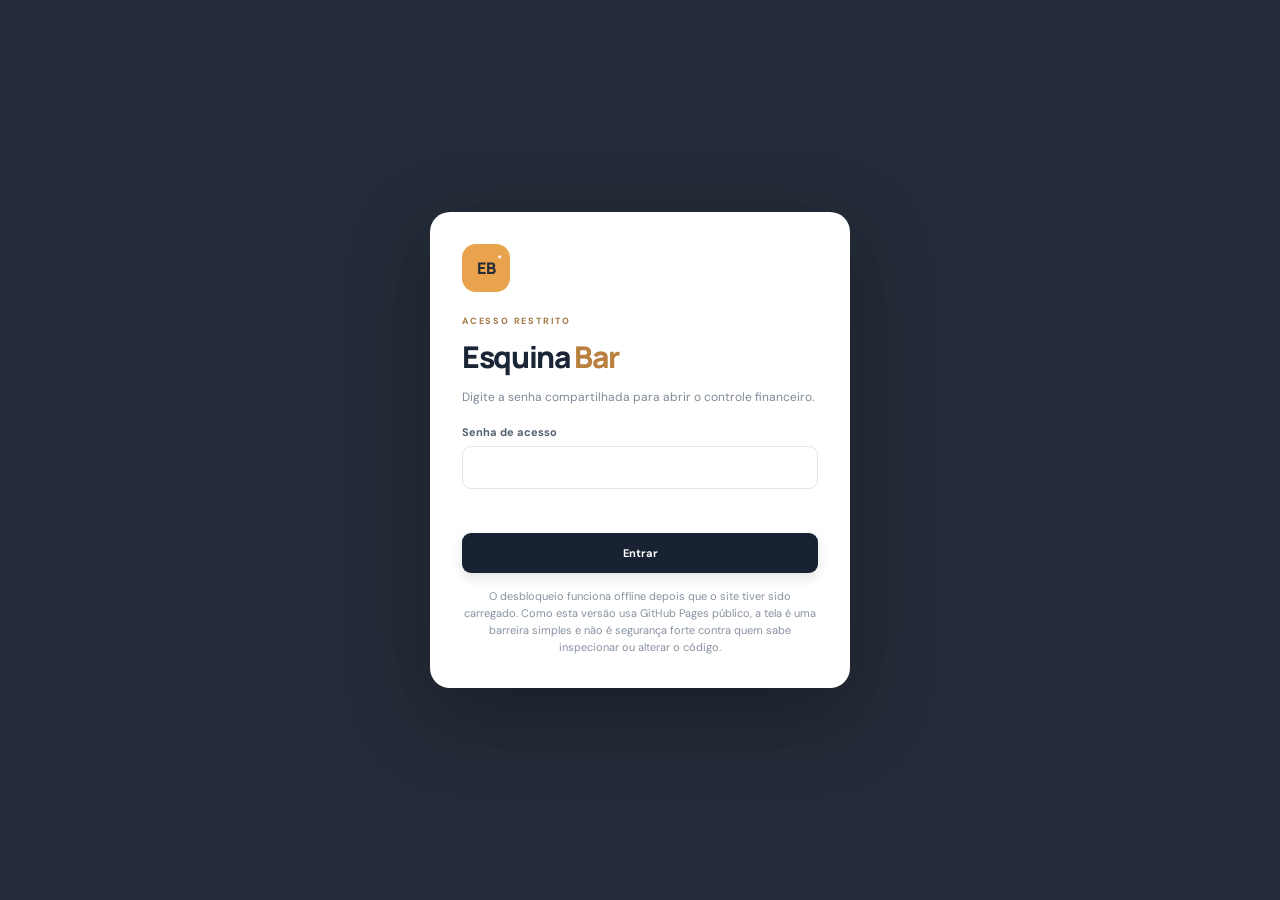
<file: index.html>
<!doctype html>
<html lang="pt-BR">
<head>
  <meta charset="utf-8">
  <meta name="viewport" content="width=device-width, initial-scale=1">
  <meta name="theme-color" content="#151d2b">
  <meta name="description" content="Controle financeiro local do Esquina Bar, com funcionamento offline e backup dos lançamentos.">
  <link rel="manifest" href="./manifest.webmanifest">
  <link rel="icon" href="./icons/icon-192.png" type="image/png">
  <title>Esquina Bar · Controle Financeiro</title>
  <link rel="stylesheet" href="./styles.css">
</head>
<body>
  <div class="login-overlay" id="loginOverlay" hidden>
    <form class="login-card" id="loginForm">
      <div class="login-mark">EB<span>•</span></div>
      <p class="login-eyebrow">MIGRAÇÃO DOS DADOS ANTIGOS</p>
      <h1>Esquina <em>Bar</em></h1>
      <p class="login-description">Use o acesso de administrador atual para copiar os lançamentos do servidor para este dispositivo. Os dados antigos não serão apagados do servidor.</p>
      <label>Usuário administrador<input id="loginUsername" name="username" autocomplete="username" required value="admin"></label>
      <label>Senha do administrador<input id="loginPassword" name="password" type="password" autocomplete="current-password" required></label>
      <p class="login-error" id="loginError" role="alert"></p>
      <button class="button button-primary" type="submit" id="loginSubmit">Importar registros</button>
      <button class="button button-secondary" type="button" id="closeMigration">Cancelar</button>
    </form>
  </div>
  <div class="login-overlay owner-auth-overlay" id="ownerAuthOverlay" role="dialog" aria-modal="true" aria-labelledby="ownerAuthTitle">
    <form class="login-card owner-auth-panel" id="ownerLoginForm" autocomplete="off">
      <div class="login-mark">EB<span>•</span></div>
      <p class="login-eyebrow">ACESSO RESTRITO</p>
      <h1 id="ownerAuthTitle">Esquina <em>Bar</em></h1>
      <p class="login-description">Digite a senha compartilhada para abrir o controle financeiro.</p>
      <label for="ownerPassword">Senha de acesso<input id="ownerPassword" name="password" type="password" autocomplete="current-password" required></label>
      <p class="login-error" id="ownerAuthMessage" role="alert" aria-live="polite"></p>
      <button class="button button-primary" type="submit" id="ownerLoginSubmit">Entrar</button>
      <p class="auth-security-note">O desbloqueio funciona offline depois que o site tiver sido carregado. Como esta versão usa GitHub Pages público, a tela é uma barreira simples e não é segurança forte contra quem sabe inspecionar ou alterar o código.</p>
    </form>
  </div>

  <div class="app-shell" id="appShell" hidden>
    <aside class="sidebar" id="sidebar">
      <div class="brand">
        <div class="brand-mark">EB<span>•</span></div>
        <div class="brand-copy"><strong>ESQUINA <span>BAR</span></strong><small>CONTROLE FINANCEIRO</small></div>
      </div>
      <div class="sidebar-label">MENU PRINCIPAL</div>
      <nav class="main-nav" aria-label="Menu principal">
        <button class="nav-item active" data-page="dashboard"><span class="nav-icon">▦</span><span>Visão geral</span></button>
        <button class="nav-item" data-page="transactions"><span class="nav-icon">↕</span><span>Lançamentos</span><span class="nav-count" id="navCount">0</span></button>
        <button class="nav-item" data-page="reports"><span class="nav-icon">▤</span><span>Relatórios</span></button>
      </nav>
      <div class="sidebar-bottom">
        <div class="side-tip-icon">✦</div>
        <strong>Fechamento sem surpresa.</strong>
        <p>Registre cada entrada e saída para enxergar o resultado real do bar.</p>
        <button class="side-link" id="sidebarNew">+ Novo lançamento</button>
      </div>
      <div class="sidebar-footer"><span class="online-dot"></span> Dados salvos neste dispositivo <span class="privacy-lock">⌑</span></div>
    </aside>

    <main class="main-content">
      <header class="topbar">
        <button class="mobile-menu" id="mobileMenu" aria-label="Abrir menu">☰</button>
        <div class="breadcrumbs"><span>Esquina Bar</span><span class="crumb-slash">/</span><strong id="breadcrumbCurrent">Visão geral</strong></div>
        <div class="topbar-right"><div class="local-status"><span class="online-dot"></span> Controle financeiro</div><button class="button button-secondary" id="logoutButton" type="button" hidden>Sair</button><button class="avatar" aria-label="Esquina Bar">EB</button></div>
      </header>

      <div class="page-wrap">
        <section class="page-section active" id="page-dashboard">
          <div class="page-heading">
            <div><div class="eyebrow"><span class="eyebrow-line"></span> PAINEL FINANCEIRO</div><h1>O dinheiro do bar, <em>sem mistério.</em></h1><p class="subtitle">Acompanhe o que entrou, o que saiu e quanto ficou no caixa.</p></div>
            <button class="button button-primary" id="newMovementTop"><span class="button-plus">＋</span> Novo lançamento</button>
          </div>

          <div class="filter-toolbar">
            <div class="period-tabs" role="group" aria-label="Período do painel">
              <button data-period="today">Hoje</button><button data-period="week">Esta semana</button><button class="selected" data-period="month">Este mês</button><button data-period="custom">Personalizado</button>
            </div>
            <div class="date-fields" id="dateFields"><label><span>De</span><input type="date" id="dateStart"></label><span class="date-dash">—</span><label><span>Até</span><input type="date" id="dateEnd"></label><button class="button button-apply" id="applyDates">Aplicar</button></div>
            <div class="filter-result" id="periodLabel">Período selecionado</div>
          </div>

          <div class="metrics-grid">
            <article class="metric-card income-card"><div class="metric-top"><span>Entradas</span><span class="metric-icon income-icon">↘</span></div><div class="metric-value" id="metricIncome">R$ 0,00</div><div class="metric-bottom"><span class="metric-change neutral" id="incomeChange">—</span><span>vs. período anterior</span></div><div class="metric-track"><span id="incomeTrack"></span></div></article>
            <article class="metric-card expense-card"><div class="metric-top"><span>Saídas</span><span class="metric-icon expense-icon">↗</span></div><div class="metric-value" id="metricExpenses">R$ 0,00</div><div class="metric-bottom"><span class="metric-change neutral" id="expensesChange">—</span><span>vs. período anterior</span></div><div class="metric-track"><span id="expenseTrack"></span></div></article>
            <article class="metric-card balance-card"><div class="metric-top"><span>Saldo do período</span><span class="metric-icon balance-icon">＝</span></div><div class="metric-value" id="metricNet">R$ 0,00</div><div class="metric-bottom"><span class="metric-change neutral" id="netChange">—</span><span>vs. período anterior</span></div><div class="balance-note" id="netNote">Entradas menos saídas registradas</div></article>
            <article class="metric-card margin-card"><div class="metric-top"><span>Margem operacional estimada</span><span class="metric-icon margin-icon">％</span></div><div class="metric-value" id="metricMargin">0,0%</div><div class="metric-bottom"><span class="metric-change neutral" id="marginChange">—</span><span>pontos percentuais</span></div><div class="balance-note">Quanto sobrou sobre cada R$ 100,00 que entrou</div></article>
          </div>

          <div class="insight-strip"><div class="insight-symbol">i</div><p><strong>Percentual das saídas sobre as entradas:</strong> <span id="expenseRatio">0,0%</span><span class="insight-separator">·</span><span id="transactionsCount">0 lançamentos</span><span class="insight-extra">A margem é uma estimativa baseada nos lançamentos cadastrados, não substitui a contabilidade fiscal.</span></p></div>

          <div class="content-grid main-charts-grid">
            <article class="panel chart-panel"><div class="panel-heading"><div><h2>Entradas x saídas</h2><p id="dailyChartCaption">Movimentação ao longo do período</p></div><span class="panel-menu-mark">•••</span></div><div class="legend"><span><i class="legend-dot legend-income"></i>Entradas</span><span><i class="legend-dot legend-expense"></i>Saídas</span></div><div class="chart-box"><canvas id="dailyChart" aria-label="Gráfico de entradas e saídas"></canvas></div><div class="chart-footer"><span>Valores em reais (R$)</span><span id="chartRange"></span></div></article>
            <article class="panel category-panel"><div class="panel-heading"><div><h2>Onde o dinheiro sai</h2><p>Despesas por categoria</p></div><button class="text-action" data-open-page="transactions">Ver tudo ↗</button></div><div id="categoryList" class="category-list"><div class="empty-state compact">Registre despesas para ver a distribuição.</div></div><div class="category-footer"><span>Total de saídas</span><strong id="categoryTotal">R$ 0,00</strong></div></article>
          </div>

          <div class="content-grid lower-grid">
            <article class="panel days-panel"><div class="panel-heading"><div><h2>Quais dias pesam mais?</h2><p>Comparativo de gastos diários</p></div><span class="panel-badge">INSIGHTS</span></div><div class="day-insights"><div class="day-insight highest"><div class="day-insight-icon">↗</div><div><span>Maior gasto do período</span><strong id="highestDayValue">—</strong><small id="highestDayDate">Nenhuma saída registrada</small></div></div><div class="day-insight lowest"><div class="day-insight-icon">↘</div><div><span>Menor gasto (com saída)</span><strong id="lowestDayValue">—</strong><small id="lowestDayDate">Nenhuma saída registrada</small></div></div></div><div class="days-footnote">Dias sem saída não entram no cálculo do menor gasto.</div></article>
            <article class="panel recent-panel"><div class="panel-heading"><div><h2>Últimos lançamentos</h2><p>Movimentações recentes do período</p></div><button class="text-action" data-open-page="transactions">Ver lançamentos ↗</button></div><div class="table-wrap"><table class="data-table"><thead><tr><th>Movimentação</th><th>Data</th><th class="align-right">Valor</th></tr></thead><tbody id="recentRows"><tr><td colspan="3" class="table-empty">Ainda não há lançamentos neste período.</td></tr></tbody></table></div></article>
          </div>
          <div class="footer-note"><span>●</span> Dica: registre as compras de estoque, taxas, aluguel, energia e demais custos para aproximar o resultado da realidade.</div>
        </section>

        <section class="page-section" id="page-transactions">
          <div class="page-heading"><div><div class="eyebrow"><span class="eyebrow-line"></span> MOVIMENTAÇÃO DO CAIXA</div><h1>Lançamentos</h1><p class="subtitle">Cada entrada e saída em um só lugar, organizada por data e categoria.</p></div><button class="button button-primary" id="newMovementList"><span class="button-plus">＋</span> Registrar movimento</button></div>
          <div class="list-summary-grid"><div class="list-summary-card"><span>Entradas filtradas</span><strong class="positive-text" id="listIncome">R$ 0,00</strong></div><div class="list-summary-card"><span>Saídas filtradas</span><strong class="negative-text" id="listExpenses">R$ 0,00</strong></div><div class="list-summary-card"><span>Saldo filtrado</span><strong id="listNet">R$ 0,00</strong></div><div class="list-summary-card"><span>Quantidade</span><strong id="listQty">0</strong></div></div>
          <div class="panel list-panel"><div class="list-toolbar"><div class="search-field"><span>⌕</span><input id="transactionSearch" type="search" placeholder="Buscar descrição, categoria ou pagamento..."></div><div class="list-filters"><select id="typeFilter"><option value="todos">Todos os tipos</option><option value="entrada">Só entradas</option><option value="saida">Só saídas</option></select><label class="mini-date"><span>De</span><input type="date" id="listStart"></label><label class="mini-date"><span>Até</span><input type="date" id="listEnd"></label><button class="button button-apply" id="applyListFilters">Filtrar</button></div></div><div class="table-wrap full-table-wrap"><table class="data-table full-table"><thead><tr><th>Data</th><th>Tipo</th><th>Descrição</th><th>Categoria</th><th>Pagamento</th><th class="align-right">Valor</th><th class="align-center">Ações</th></tr></thead><tbody id="transactionRows"><tr><td colspan="7" class="table-empty">Carregando lançamentos…</td></tr></tbody></table></div><div class="list-bottom"><span id="listStatus">Mostrando lançamentos do período.</span><button class="text-action" id="exportList">Exportar período para CSV ↗</button></div></div>
        </section>

        <section class="page-section" id="page-reports">
          <div class="page-heading"><div><div class="eyebrow"><span class="eyebrow-line"></span> FECHAMENTO FINANCEIRO</div><h1>Relatórios & <em>comparativos.</em></h1><p class="subtitle">Compare semanas e meses para entender a evolução do caixa.</p></div><div class="data-tools"><button class="button button-secondary" id="backupButton">⇩ Baixar backup</button><button class="button button-secondary" id="restoreButton">↥ Restaurar backup</button><button class="button button-secondary" id="remoteSqlBackupButton">Backup SQL remoto</button><button class="button button-primary" id="importServerButton">Migrar dados antigos</button><input type="file" id="restoreFile" accept="application/json,.json" hidden></div></div>
          <div class="report-toggle-wrap"><span>PERÍODO DE ANÁLISE</span><div class="period-tabs report-tabs"><button data-report-period="week">Fechamento semanal</button><button class="selected" data-report-period="month">Fechamento mensal</button></div><span class="report-period-date" id="reportPeriodDate"></span></div>
          <div class="report-comparison-grid"><div class="report-primary-card"><div class="report-label" id="reportCurrentLabel">SALDO DO MÊS ATUAL</div><div class="report-big-value" id="reportCurrentNet">R$ 0,00</div><div class="report-difference" id="reportNetDiff">—</div><div class="report-muted" id="reportPreviousText">Comparado ao mês anterior</div></div><div class="report-metric-card"><span>Entradas</span><strong id="reportIncome">R$ 0,00</strong><div class="comparison-line"><span id="reportIncomeDiff">—</span><small>vs. anterior</small></div></div><div class="report-metric-card"><span>Saídas</span><strong id="reportExpenses">R$ 0,00</strong><div class="comparison-line"><span id="reportExpensesDiff">—</span><small>vs. anterior</small></div></div><div class="report-metric-card"><span>Margem estimada</span><strong id="reportMargin">0,0%</strong><div class="comparison-line"><span id="reportMarginDiff">—</span><small>pontos percentuais</small></div></div></div>
          <div class="content-grid reports-grid"><article class="panel chart-panel trend-panel"><div class="panel-heading"><div><h2>Evolução financeira</h2><p id="trendCaption">Entradas e saídas por período</p></div><div class="legend"><span><i class="legend-dot legend-income"></i>Entradas</span><span><i class="legend-dot legend-expense"></i>Saídas</span></div></div><div class="chart-box trend-chart-box"><canvas id="trendChart" aria-label="Gráfico de comparação financeira"></canvas></div><div class="chart-footer"><span>Períodos anteriores para comparação</span><span id="trendRange"></span></div></article><article class="panel report-detail-panel"><div class="panel-heading"><div><h2>Leitura do período</h2><p>Resumo do comportamento do caixa</p></div></div><div class="detail-line"><span>Resultado anterior</span><strong id="reportPrevNet">R$ 0,00</strong></div><div class="detail-line"><span>Saldo atual menos anterior</span><strong id="reportNetDifference">R$ 0,00</strong></div><div class="detail-line"><span>Saídas sobre entradas</span><strong id="reportExpenseRatio">0,0%</strong></div><div class="detail-line"><span>Dia de maior gasto</span><strong id="reportHighestDay">—</strong></div><div class="report-note"><span>ⓘ</span><p>A variação percentual do saldo usa o valor absoluto do período anterior como base. Quando o período anterior foi zero, a variação é apresentada como “Novo”.</p></div></article></div>
          <div class="panel report-table-panel"><div class="panel-heading"><div><h2>Detalhamento por período</h2><p>Valores agregados para conferir os fechamentos</p></div><button class="text-action" id="exportReport">Exportar lançamentos ↗</button></div><div class="table-wrap"><table class="data-table"><thead><tr><th>Período</th><th class="align-right">Entradas</th><th class="align-right">Saídas</th><th class="align-right">Saldo</th><th class="align-right">Margem</th></tr></thead><tbody id="reportTrendRows"></tbody></table></div></div>
          <div class="footer-note"><span>●</span> O saldo é a diferença entre entradas e saídas registradas. Para um lucro contábil completo, registre todos os custos, impostos, estoque, taxas e obrigações do negócio.</div>
        </section>
        <footer class="app-footer"><span>ESQUINA BAR</span><span>Controle financeiro local · registros salvos neste navegador</span><span id="footerYear"></span></footer>
      </div>
    </main>
  </div>

  <div class="modal-backdrop" id="movementModal" aria-hidden="true"><div class="modal-card" role="dialog" aria-modal="true" aria-labelledby="modalTitle"><div class="modal-heading"><div><div class="eyebrow"><span class="eyebrow-line"></span> CAIXA DO BAR</div><h2 id="modalTitle">Novo lançamento</h2><p>Preencha os dados do movimento financeiro.</p></div><button class="modal-close" id="closeModal" aria-label="Fechar">×</button></div><form id="movementForm"><input type="hidden" id="txId"><div class="form-type-toggle"><button type="button" class="type-choice income-choice active" data-type="entrada"><span>↘</span><span><strong>Entrada</strong><small>Dinheiro que entrou</small></span></button><button type="button" class="type-choice expense-choice" data-type="saida"><span>↗</span><span><strong>Saída</strong><small>Dinheiro que saiu</small></span></button></div><input type="hidden" id="txType" value="entrada"><div class="form-grid"><label class="form-field"><span>Data do movimento <b>*</b></span><input type="date" id="txDate" required></label><label class="form-field"><span>Valor (R$) <b>*</b></span><div class="currency-input"><span>R$</span><input type="number" id="txValue" min="0.01" step="0.01" placeholder="0,00" required></div></label><label class="form-field"><span>Descrição <b>*</b></span><input type="text" id="txDescription" maxlength="180" placeholder="Ex.: venda do caixa, compra de cerveja" required></label><label class="form-field"><span>Categoria <b>*</b></span><input type="text" id="txCategory" list="categoryOptions" maxlength="100" placeholder="Escolha ou digite uma categoria" required><datalist id="categoryOptions"></datalist></label><label class="form-field"><span>Forma de pagamento</span><select id="txPayment"><option>Dinheiro</option><option>Pix</option><option>Cartão de débito</option><option>Cartão de crédito</option><option>Transferência</option><option>Boleto</option><option>Outro</option></select></label><label class="form-field field-wide"><span>Observações (opcional)</span><textarea id="txNotes" rows="2" maxlength="600" placeholder="Detalhes que ajudem no fechamento…"></textarea></label></div><div class="form-feedback" id="formFeedback" role="status"></div><div class="modal-actions"><button type="button" class="button button-secondary" id="cancelModal">Cancelar</button><button type="submit" class="button button-primary" id="saveMovement"><span>✓</span> Salvar lançamento</button></div></form></div></div>
  <div class="toast" id="toast" role="status"></div>
  <script src="./access-config.js"></script>
  <script src="./app.js"></script>
</body>
</html>
</file>
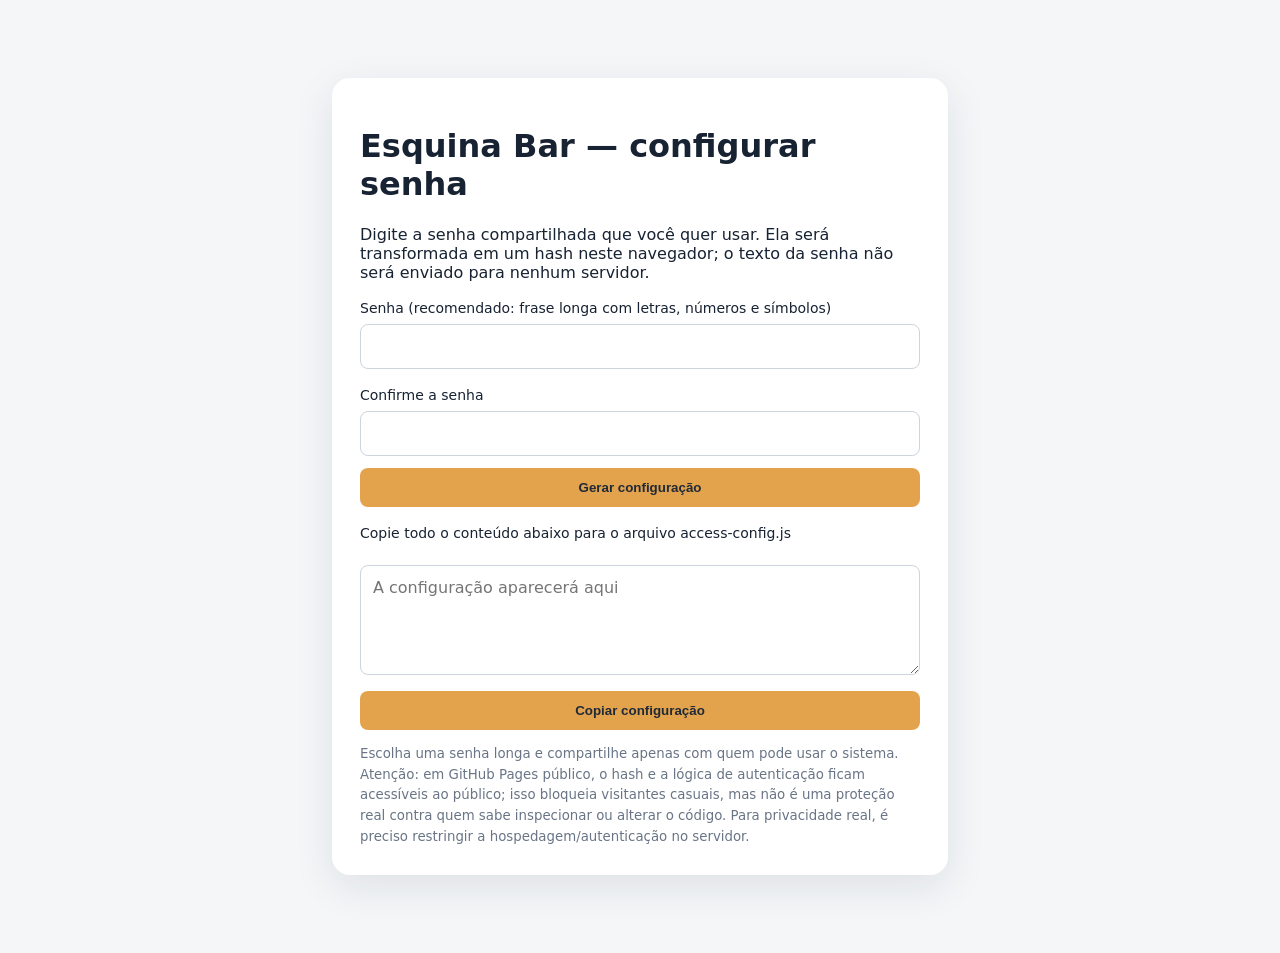
<file: GERAR_SENHA.html>
<!doctype html>
<html lang="pt-BR">
<head>
<meta charset="utf-8"><meta name="viewport" content="width=device-width, initial-scale=1">
<title>Gerar senha — Esquina Bar</title>
<style>body{font:16px system-ui,sans-serif;background:#f4f6f8;color:#172232;margin:0;padding:24px}.card{max-width:560px;margin:6vh auto;background:#fff;padding:28px;border-radius:18px;box-shadow:0 12px 40px #14203318}label{display:block;font-size:14px;margin:18px 0 8px}input,textarea{box-sizing:border-box;width:100%;padding:12px;border:1px solid #ccd4de;border-radius:8px;font:inherit}button{margin-top:12px;padding:12px 18px;border:0;border-radius:8px;background:#e2a34c;color:#202938;font-weight:700;cursor:pointer;width:100%}small{color:#697586;line-height:1.55;display:block;margin-top:14px}#result{min-height:110px;margin-top:16px} .error{color:#af302b}</style>
</head><body><main class="card"><h1>Esquina Bar — configurar senha</h1><p>Digite a senha compartilhada que você quer usar. Ela será transformada em um hash neste navegador; o texto da senha não será enviado para nenhum servidor.</p><form id="form"><label for="pass1">Senha (recomendado: frase longa com letras, números e símbolos)</label><input id="pass1" type="password" minlength="10" required autocomplete="new-password"><label for="pass2">Confirme a senha</label><input id="pass2" type="password" minlength="10" required autocomplete="new-password"><button type="submit">Gerar configuração</button></form><p id="msg" role="status"></p><label for="result">Copie todo o conteúdo abaixo para o arquivo access-config.js</label><textarea id="result" readonly placeholder="A configuração aparecerá aqui"></textarea><button id="copy" type="button">Copiar configuração</button><small>Escolha uma senha longa e compartilhe apenas com quem pode usar o sistema. Atenção: em GitHub Pages público, o hash e a lógica de autenticação ficam acessíveis ao público; isso bloqueia visitantes casuais, mas não é uma proteção real contra quem sabe inspecionar ou alterar o código. Para privacidade real, é preciso restringir a hospedagem/autenticação no servidor.</small></main><script>
const $=s=>document.querySelector(s);
$('#form').addEventListener('submit',async e=>{e.preventDefault();$('#msg').textContent='';$('#result').value='';const a=$('#pass1').value,b=$('#pass2').value;if(a.length<10){$('#msg').textContent='Use pelo menos 10 caracteres.';$('#msg').className='error';return;}if(a!==b){$('#msg').textContent='As senhas não coincidem.';$('#msg').className='error';return;}if(!crypto?.subtle){$('#msg').textContent='Não foi possível gerar o hash neste contexto. Abra esta página pelo HTTPS ou em um navegador moderno.';$('#msg').className='error';return;}const digest=await crypto.subtle.digest('SHA-256',new TextEncoder().encode(a));const hash=Array.from(new Uint8Array(digest),x=>x.toString(16).padStart(2,'0')).join('');$('#result').value="// Hash SHA-256 da senha compartilhada. Não coloque a senha em texto puro.\nwindow.ESQUINA_ACCESS_CONFIG = {\n  passwordHash: '"+hash+"'\n};\n";$('#pass1').value='';$('#pass2').value='';$('#msg').textContent='Pronto. Copie o conteúdo e substitua o arquivo access-config.js.';$('#msg').className='';});
$('#copy').addEventListener('click',async()=>{try{await navigator.clipboard.writeText($('#result').value);$('#msg').textContent='Configuração copiada.';}catch{$('#result').focus();$('#result').select();$('#msg').textContent='Selecione e copie o conteúdo da caixa.';}});
</script></body></html>
</file>
<file: styles.css>
@import url('https://fonts.googleapis.com/css2?family=DM+Sans:wght@400;500;600;700&family=Manrope:wght@400;500;600;700;800&display=swap');
:root{--navy:#182232;--navy2:#202c3d;--ink:#1b2735;--muted:#7e8996;--muted2:#a0a8b3;--paper:#f5f6f8;--white:#fff;--line:#e8ebef;--amber:#e8a34c;--amber2:#f7e4c8;--green:#2b9674;--green-soft:#e4f5ee;--red:#d46b66;--red-soft:#f9e9e7;--blue:#6689bd;--shadow:0 7px 28px rgba(24,34,50,.045);--radius:15px}
*{box-sizing:border-box}body{margin:0;background:var(--paper);font-family:'DM Sans',sans-serif;color:var(--ink);font-size:14px}button,input,select,textarea{font:inherit}button{cursor:pointer}button:focus-visible,input:focus-visible,select:focus-visible,textarea:focus-visible{outline:3px solid rgba(232,163,76,.34);outline-offset:2px}.app-shell{min-height:100vh}.sidebar{position:fixed;inset:0 auto 0 0;width:250px;background:var(--navy);color:#eaf0f6;display:flex;flex-direction:column;padding:27px 18px 16px;z-index:20}.brand{display:flex;align-items:center;gap:12px;padding:0 8px 35px}.brand-mark{width:42px;height:42px;border-radius:12px;background:var(--amber);color:#252b35;display:flex;align-items:center;justify-content:center;font:800 15px Manrope;letter-spacing:-1px;position:relative;box-shadow:0 4px 13px #0e1420}.brand-mark span{font-size:9px;position:absolute;right:6px;top:5px;color:#fff}.brand-copy strong{font:800 14px Manrope;letter-spacing:1px;display:block}.brand-copy strong span{color:var(--amber)}.brand-copy small{display:block;margin-top:5px;font-size:9px;letter-spacing:1.5px;color:#98a4b4}.sidebar-label{font-size:9px;letter-spacing:1.75px;color:#7f8b9b;font-weight:700;padding:0 11px 14px}.main-nav{display:flex;flex-direction:column;gap:6px}.nav-item{width:100%;border:0;background:transparent;color:#adb7c4;border-radius:10px;min-height:46px;padding:0 12px;display:flex;align-items:center;gap:12px;text-align:left;transition:.18s}.nav-item:hover{background:#253245;color:#fff}.nav-item.active{background:#2d3b4f;color:#fff;box-shadow:inset 3px 0 var(--amber)}.nav-icon{font-size:20px;width:24px;text-align:center;color:#99a6b8}.nav-item.active .nav-icon{color:var(--amber)}.nav-count{margin-left:auto;background:#3d4b5e;color:#ccd5df;border-radius:99px;padding:3px 8px;font-size:10px}.sidebar-bottom{margin-top:auto;background:linear-gradient(135deg,#263447,#202d3f);border:1px solid #354458;border-radius:13px;padding:16px 14px 14px;position:relative;overflow:hidden}.side-tip-icon{width:28px;height:28px;display:grid;place-items:center;border-radius:8px;background:#f4d9b0;color:#5c4528;font-size:16px;margin-bottom:12px}.sidebar-bottom strong{font:700 13px Manrope;color:#f5f7fa}.sidebar-bottom p{color:#aab5c3;font-size:11px;line-height:1.65;margin:7px 0 15px}.side-link{background:transparent;color:var(--amber);border:0;font-weight:700;font-size:11px;padding:0}.sidebar-footer{padding:18px 7px 0;color:#8693a3;font-size:10px;display:flex;align-items:center;gap:7px}.online-dot{width:7px;height:7px;border-radius:50%;background:#56c69b;display:inline-block;box-shadow:0 0 0 3px rgba(86,198,155,.11);flex-shrink:0}.privacy-lock{margin-left:auto;font-size:16px}.main-content{margin-left:250px;min-width:0}.topbar{height:66px;background:#fff;border-bottom:1px solid var(--line);display:flex;align-items:center;justify-content:space-between;padding:0 36px;position:sticky;top:0;z-index:10}.breadcrumbs{display:flex;align-items:center;gap:10px;font-size:12px;color:#969fac}.breadcrumbs strong{font-weight:700;color:#344052}.crumb-slash{color:#d3d8df}.topbar-right{display:flex;align-items:center;gap:17px}.local-status{color:#7b8795;font-size:11px;display:flex;align-items:center;gap:8px}.avatar{height:32px;width:32px;border-radius:50%;border:1px solid #f2d6af;background:#fcf0df;color:#a26b2e;font-size:10px;font-weight:800}.mobile-menu{display:none}.page-wrap{max-width:1600px;margin:0 auto;padding:33px 36px 20px}.page-section{display:none}.page-section.active{display:block;animation:appear .25s ease}@keyframes appear{from{opacity:.45;transform:translateY(3px)}to{opacity:1;transform:none}}.page-heading{display:flex;align-items:flex-end;justify-content:space-between;gap:20px;margin-bottom:24px}.eyebrow{display:flex;align-items:center;gap:8px;font-size:9px;font-weight:800;letter-spacing:1.85px;color:#a57b4a;margin-bottom:10px}.eyebrow-line{height:2px;width:16px;background:var(--amber);display:inline-block}h1,h2,p{margin-top:0}h1{font:800 clamp(25px,2.2vw,33px) Manrope;letter-spacing:-1.35px;line-height:1.15;margin:0;color:#1a2635}h1 em{font-style:normal;color:#ba8040}.subtitle{font-size:12px;color:#84909d;margin:9px 0 0;line-height:1.55}.button{border:1px solid transparent;border-radius:9px;padding:11px 15px;display:inline-flex;align-items:center;justify-content:center;gap:8px;min-height:40px;font-size:11px;font-weight:700;white-space:nowrap;transition:transform .15s,background .15s}.button:active{transform:translateY(1px)}.button-primary{background:var(--navy);color:#fff;box-shadow:0 5px 12px rgba(24,34,50,.12)}.button-primary:hover{background:#2b3b50}.button-plus{font-size:20px;font-weight:400;line-height:12px;color:var(--amber)}.button-secondary{background:#fff;border-color:#e3e6eb;color:#4b5867}.button-secondary:hover{background:#f8f9fa}.button-apply{background:#eaf0f6;color:#364657;padding:8px 12px;min-height:32px;border-radius:7px}.filter-toolbar{display:flex;align-items:center;justify-content:space-between;gap:18px;background:#fff;border:1px solid var(--line);border-radius:12px;padding:11px 13px;margin-bottom:18px;box-shadow:0 2px 12px rgba(24,34,50,.015)}.period-tabs{display:inline-flex;align-items:center;gap:3px;padding:3px;background:#f2f4f6;border-radius:8px;flex-shrink:0}.period-tabs button{border:0;background:transparent;color:#798492;padding:8px 11px;border-radius:6px;font-size:10px;font-weight:600}.period-tabs button.selected{background:#fff;color:#253143;box-shadow:0 1px 5px rgba(20,30,45,.08)}.date-fields{display:flex;align-items:center;gap:8px}.date-fields label,.mini-date{display:flex;align-items:center;gap:6px;color:#8a94a0;font-size:10px}.date-fields input,.mini-date input{border:1px solid #e5e8ed;border-radius:6px;color:#4f5c6c;background:#fff;padding:7px 8px;font-size:10px;min-width:122px}.date-dash{color:#aeb7c2;font-size:12px}.filter-result{font-size:10px;color:#97a0ac;white-space:nowrap;padding-left:10px;border-left:1px solid var(--line)}.metrics-grid{display:grid;grid-template-columns:repeat(4,minmax(0,1fr));gap:14px}.metric-card{background:#fff;border:1px solid var(--line);border-radius:var(--radius);padding:18px 18px 14px;position:relative;overflow:hidden;min-width:0;box-shadow:0 3px 15px rgba(24,34,50,.02)}.metric-top{display:flex;align-items:center;justify-content:space-between;gap:10px;color:#798492;font-size:11px;font-weight:600}.metric-icon{height:28px;width:28px;display:grid;place-items:center;border-radius:8px;font-size:15px;font-weight:700}.income-icon{color:var(--green);background:var(--green-soft)}.expense-icon{color:var(--red);background:var(--red-soft)}.balance-icon{color:#bd8948;background:#fcf0df}.margin-icon{color:#6786b5;background:#eaf0f9}.metric-value{font:800 clamp(21px,1.9vw,28px) Manrope;letter-spacing:-.8px;margin:15px 0 11px;white-space:nowrap;color:#1b2634;overflow:hidden;text-overflow:ellipsis}.expense-card .metric-value{color:#b95551}.metric-bottom{display:flex;align-items:center;gap:6px;flex-wrap:wrap;font-size:9px;color:#a1aab4;min-height:18px}.metric-change{border-radius:5px;padding:3px 5px;font-size:9px;font-weight:700}.metric-change.positive{background:#e6f5ee;color:#268664}.metric-change.negative{background:#f9e9e7;color:#bf5b55}.metric-change.neutral{background:#f1f3f6;color:#778392}.metric-track{height:3px;border-radius:4px;background:#f0f2f5;margin-top:15px;overflow:hidden}.metric-track span{display:block;height:100%;width:0;border-radius:4px;background:#4fb28d;transition:width .4s}.expense-card .metric-track span{background:#dc817b}.balance-note{margin-top:13px;color:#a2aab5;font-size:9px;line-height:1.4;min-height:13px}.insight-strip{display:flex;align-items:flex-start;gap:10px;padding:11px 13px;margin:13px 0 19px;background:#fbf5ec;border:1px solid #f5ead9;border-radius:9px;color:#8a775f;font-size:10px}.insight-symbol{width:17px;height:17px;display:grid;place-items:center;border:1px solid #c39b67;color:#a37a45;border-radius:50%;font-size:10px;flex-shrink:0;margin-top:1px}.insight-strip p{margin:0;line-height:1.7}.insight-strip strong{color:#755b3d}.insight-strip #expenseRatio{font-weight:800;color:#a35f3c}.insight-separator{padding:0 9px;color:#d1bda2}.insight-extra{color:#a2927c;padding-left:9px}.content-grid{display:grid;gap:15px}.main-charts-grid{grid-template-columns:minmax(0,1.55fr) minmax(300px,.9fr);margin-bottom:15px}.panel{background:#fff;border:1px solid var(--line);border-radius:var(--radius);padding:19px 20px;min-width:0;box-shadow:0 3px 15px rgba(24,34,50,.025)}.panel-heading{display:flex;justify-content:space-between;align-items:flex-start;gap:14px}.panel-heading h2{font:800 13px Manrope;letter-spacing:-.15px;color:#283544;margin:0}.panel-heading p{font-size:10px;color:#9aa3ae;margin:6px 0 0}.panel-menu-mark{letter-spacing:2px;color:#a5adb7;font-size:14px}.legend{display:flex;gap:14px;font-size:10px;color:#8b96a3;margin:17px 0 7px}.legend>span{display:flex;align-items:center;gap:6px}.legend-dot{width:7px;height:7px;border-radius:2px;display:inline-block}.legend-income{background:#47a986}.legend-expense{background:#df827b}.chart-box{height:205px;position:relative;width:100%;margin-top:4px}.chart-box canvas{width:100%;height:100%;display:block}.chart-footer{display:flex;justify-content:space-between;gap:10px;font-size:9px;color:#adb5bf;padding-top:12px;border-top:1px solid #f0f2f4}.text-action{border:0;background:transparent;color:#a56d30;font-weight:700;font-size:10px;padding:4px 0;white-space:nowrap}.text-action:hover{color:#754719;text-decoration:underline}.category-list{padding:19px 0 8px;min-height:170px}.category-item{margin-bottom:15px}.category-item:last-child{margin-bottom:0}.category-title{display:flex;justify-content:space-between;gap:12px;font-size:10px;margin-bottom:7px}.category-title span:first-child{color:#5c6775;overflow:hidden;text-overflow:ellipsis;white-space:nowrap}.category-title strong{color:#394555;white-space:nowrap;font-size:10px}.category-track{height:6px;border-radius:5px;background:#f0f2f5;overflow:hidden}.category-track span{display:block;height:100%;border-radius:5px;background:linear-gradient(90deg,#e9b66d,#d68e45)}.category-footer{padding-top:13px;border-top:1px solid #eef0f3;display:flex;justify-content:space-between;align-items:center;color:#8c96a3;font-size:10px}.category-footer strong{font:800 13px Manrope;color:#293646}.empty-state{color:#9aa4b0;font-size:11px;text-align:center;padding:34px 15px;line-height:1.6}.empty-state.compact{padding:36px 14px}.lower-grid{grid-template-columns:minmax(280px,.9fr) minmax(0,1.6fr);margin-bottom:16px}.panel-badge{font-size:8px;letter-spacing:1.15px;color:#b5864c;background:#fbf1e3;border-radius:5px;padding:5px 7px}.day-insights{display:grid;gap:14px;padding:22px 0 17px}.day-insight{display:flex;gap:12px;align-items:center;min-width:0}.day-insight-icon{height:35px;width:35px;border-radius:10px;display:grid;place-items:center;font-size:18px;font-weight:700;flex-shrink:0}.highest .day-insight-icon{background:#fae9e6;color:#ca6c62}.lowest .day-insight-icon{background:#e5f5ef;color:#319a77}.day-insight>div:last-child{display:flex;flex-direction:column;min-width:0;gap:3px}.day-insight span{font-size:10px;color:#939daa}.day-insight strong{font:800 16px Manrope;letter-spacing:-.2px}.highest strong{color:#ba5c56}.lowest strong{color:#2e8c6e}.day-insight small{font-size:9px;color:#abb2bc}.days-footnote{border-top:1px solid #edf0f3;padding-top:12px;font-size:9px;color:#a5adb6}.recent-panel{padding-bottom:12px}.table-wrap{width:100%;overflow-x:auto}.data-table{width:100%;border-collapse:collapse;white-space:nowrap}.data-table th{text-align:left;font-size:9px;letter-spacing:.4px;color:#9aa3ad;font-weight:700;padding:14px 10px 11px;border-bottom:1px solid #edf0f3}.data-table td{font-size:10px;padding:12px 10px;border-bottom:1px solid #f0f2f5;color:#566272}.data-table tbody tr:last-child td{border-bottom:0}.data-table tbody tr:hover{background:#fbfcfd}.data-table th:first-child,.data-table td:first-child{padding-left:0}.align-right{text-align:right!important}.align-center{text-align:center!important}.table-empty{text-align:center!important;color:#a5adb7!important;padding:35px 10px!important}.movement-name{display:flex;align-items:center;gap:9px;min-width:0}.movement-name>div:last-child{min-width:0}.movement-symbol{width:26px;height:26px;border-radius:8px;display:grid;place-items:center;font-size:12px;flex-shrink:0}.movement-symbol.income{background:#e5f5ee;color:#2a9874}.movement-symbol.expense{background:#faeae8;color:#c76560}.movement-name strong{display:block;color:#3d4957;font-size:10px;max-width:185px;overflow:hidden;text-overflow:ellipsis}.movement-name small{display:block;color:#a5adb7;font-size:9px;margin-top:3px}.table-value{font-weight:800;text-align:right!important}.table-value.income{color:#2d9975}.table-value.expense{color:#c4625b}.footer-note{font-size:10px;color:#a0a9b3;display:flex;gap:8px;align-items:flex-start;line-height:1.6;padding:0 2px}.footer-note span{color:#d6a25f;font-size:8px;padding-top:4px}.app-footer{display:flex;align-items:center;gap:12px;border-top:1px solid #e6e9ed;margin-top:30px;padding-top:17px;font-size:9px;color:#a4adb6}.app-footer span:first-child{font-weight:800;letter-spacing:1px;color:#909aa5}.app-footer span:last-child{margin-left:auto}.page-section:not(#page-dashboard) .page-heading{margin-bottom:23px}.list-summary-grid{display:grid;grid-template-columns:repeat(4,minmax(0,1fr));gap:12px;margin-bottom:16px}.list-summary-card{background:#fff;border:1px solid var(--line);border-radius:12px;padding:16px 18px}.list-summary-card span{display:block;color:#85909d;font-size:10px;margin-bottom:9px}.list-summary-card strong{font:800 20px Manrope;letter-spacing:-.4px}.positive-text{color:#2c9975}.negative-text{color:#c5635d}.list-panel{padding:0 19px 12px}.list-toolbar{padding:17px 0;display:flex;justify-content:space-between;gap:14px;align-items:center;border-bottom:1px solid #eceff2}.search-field{display:flex;align-items:center;gap:8px;background:#f7f8fa;border:1px solid #e9ecf0;border-radius:8px;padding:0 10px;min-width:220px;flex:1;max-width:360px}.search-field>span{font-size:18px;color:#9ba5b1}.search-field input{background:transparent;border:0;outline:0;min-width:0;width:100%;height:34px;font-size:10px;color:#53606f}.search-field input::placeholder{color:#a6afb9}.list-filters{display:flex;align-items:center;gap:8px;flex-wrap:wrap}.list-filters select{border:1px solid #e5e8ed;border-radius:7px;color:#657181;background:#fff;height:32px;padding:0 8px;font-size:10px}.mini-date{gap:4px}.mini-date input{height:32px;min-width:122px;padding:5px}.full-table-wrap{min-height:230px}.full-table th{padding:15px 9px 12px}.full-table td{padding:14px 9px}.full-table th:first-child,.full-table td:first-child{padding-left:0}.category-chip{display:inline-block;border-radius:5px;background:#f2f4f7;padding:5px 7px;font-size:9px;color:#788493;max-width:170px;overflow:hidden;text-overflow:ellipsis}.type-pill{display:inline-flex;align-items:center;gap:5px;font-size:9px;font-weight:700;padding:5px 7px;border-radius:6px}.type-pill.income{background:#e5f5ee;color:#2f9574}.type-pill.expense{background:#f9e9e7;color:#bd6059}.row-actions{display:flex;justify-content:center;gap:5px}.action-button{border:1px solid #e7ebef;background:#fff;color:#7d8996;border-radius:6px;width:27px;height:27px;display:grid;place-items:center;font-size:12px}.action-button:hover{background:#f4f6f8;color:#283747}.action-button.delete:hover{background:#fae9e7;color:#be5a55}.list-bottom{display:flex;justify-content:space-between;align-items:center;padding:12px 0 3px;font-size:9px;color:#a2abb5}.report-toggle-wrap{display:flex;align-items:center;gap:17px;flex-wrap:wrap;margin-bottom:16px;background:#fff;border:1px solid var(--line);border-radius:12px;padding:12px 16px}.report-toggle-wrap>span:first-child{font-size:9px;font-weight:800;letter-spacing:1.2px;color:#85909d}.report-period-date{margin-left:auto;color:#939daa;font-size:10px}.report-comparison-grid{display:grid;grid-template-columns:1.35fr repeat(3,minmax(0,1fr));gap:13px;margin-bottom:16px}.report-primary-card{background:var(--navy);border-radius:14px;padding:20px 21px;color:#fff;position:relative;overflow:hidden}.report-primary-card:after{content:'';position:absolute;width:150px;height:150px;border:1px solid rgba(232,163,76,.19);border-radius:50%;right:-50px;bottom:-82px;box-shadow:0 0 0 20px rgba(232,163,76,.035),0 0 0 40px rgba(232,163,76,.025)}.report-label{font-size:9px;letter-spacing:1.2px;font-weight:700;color:#aab5c4}.report-big-value{font:800 clamp(21px,2vw,30px) Manrope;letter-spacing:-.8px;margin:18px 0 12px;position:relative;z-index:1}.report-difference{display:inline-flex;border-radius:6px;background:#314356;color:#e7c28c;font-size:10px;font-weight:700;padding:6px 8px}.report-muted{color:#95a3b3;font-size:9px;margin-top:9px}.report-metric-card{border:1px solid var(--line);background:#fff;border-radius:13px;padding:18px 17px;min-width:0}.report-metric-card>span{font-size:10px;color:#84909d}.report-metric-card>strong{display:block;font:800 clamp(17px,1.6vw,23px) Manrope;letter-spacing:-.5px;margin:16px 0 13px;white-space:nowrap;overflow:hidden;text-overflow:ellipsis}.comparison-line{display:flex;align-items:center;gap:6px;flex-wrap:wrap}.comparison-line span{font-size:10px;color:#3b9677;font-weight:800}.comparison-line span.down{color:#bd645e}.comparison-line small{font-size:9px;color:#a2abb5}.reports-grid{grid-template-columns:minmax(0,1.55fr) minmax(290px,.8fr);margin-bottom:16px}.trend-chart-box{height:260px;margin-top:18px}.trend-panel .panel-heading .legend{margin:0}.report-detail-panel{padding-bottom:13px}.detail-line{display:flex;justify-content:space-between;align-items:center;gap:12px;padding:15px 0;border-bottom:1px solid #eff1f4;font-size:10px}.detail-line:first-of-type{margin-top:13px}.detail-line span{color:#8c97a4}.detail-line strong{color:#374555;font-size:11px;text-align:right}.report-note{display:flex;gap:8px;background:#fbf5ec;color:#a48a69;border-radius:8px;padding:11px;margin-top:15px}.report-note span{flex-shrink:0}.report-note p{margin:0;font-size:9px;line-height:1.6}.report-table-panel{margin-bottom:15px}.report-table-panel .panel-heading{align-items:center}.report-table-panel .data-table th,.report-table-panel .data-table td{padding:12px 10px}.report-table-panel .data-table th:first-child,.report-table-panel .data-table td:first-child{padding-left:0}.modal-backdrop{position:fixed;inset:0;z-index:50;background:rgba(13,22,34,.56);backdrop-filter:blur(5px);display:none;align-items:center;justify-content:center;padding:22px;overflow-y:auto}.modal-backdrop.open{display:flex;animation:appear .18s ease}.modal-card{background:#fff;border-radius:17px;box-shadow:0 22px 70px rgba(9,15,25,.28);width:min(610px,100%);max-height:calc(100vh - 44px);overflow-y:auto;padding:25px 27px}.modal-heading{display:flex;justify-content:space-between;align-items:flex-start;margin-bottom:20px}.modal-heading h2{font:800 23px Manrope;letter-spacing:-.6px;margin:0;color:#1d2938}.modal-heading p{font-size:11px;color:#8c97a4;margin:7px 0 0}.modal-close{border:0;background:#f3f5f7;color:#798492;border-radius:8px;width:32px;height:32px;font-size:22px;display:grid;place-items:center}.form-type-toggle{display:grid;grid-template-columns:1fr 1fr;gap:10px;margin-bottom:19px}.type-choice{display:flex;align-items:center;gap:11px;text-align:left;border:1px solid #e9edf1;background:#fafbfc;padding:11px 13px;border-radius:10px;color:#7b8794}.type-choice>span:first-child{font-size:21px;width:33px;height:33px;display:grid;place-items:center;border-radius:8px;background:#f0f2f5}.type-choice strong{display:block;font-size:11px;color:#445160}.type-choice small{display:block;font-size:9px;color:#a1aab4;margin-top:4px}.type-choice.income-choice.active{border-color:#b7e4d4;background:#f2fbf7}.type-choice.income-choice.active>span:first-child{background:#dff4eb;color:#2a9673}.type-choice.expense-choice.active{border-color:#f1c5c2;background:#fff7f6}.type-choice.expense-choice.active>span:first-child{background:#f9e3e1;color:#c7655e}.form-grid{display:grid;grid-template-columns:1fr 1fr;gap:14px}.form-field{display:flex;flex-direction:column;gap:7px;min-width:0}.form-field>span{font-size:10px;font-weight:700;color:#596676}.form-field>span b{color:#c56861}.form-field input,.form-field select,.form-field textarea{width:100%;border:1px solid #e1e6eb;border-radius:8px;background:#fff;color:#3a4654;padding:10px 11px;font-size:11px;min-height:38px;outline:none}.form-field textarea{resize:vertical;line-height:1.5}.form-field input::placeholder,.form-field textarea::placeholder{color:#b4bbc4}.form-field input:focus,.form-field select:focus,.form-field textarea:focus{border-color:#d7a766;box-shadow:0 0 0 3px rgba(232,163,76,.1)}.field-wide{grid-column:1/-1}.currency-input{display:flex;align-items:center;border:1px solid #e1e6eb;border-radius:8px;overflow:hidden}.currency-input>span{padding-left:11px;color:#8994a2;font-size:10px}.currency-input input{border:0;box-shadow:none!important}.form-feedback{font-size:10px;min-height:13px;color:#bf5b55;margin-top:8px}.modal-actions{display:flex;justify-content:flex-end;gap:9px;padding-top:12px;border-top:1px solid #edf0f3;margin-top:10px}.modal-actions .button{min-width:115px}.toast{position:fixed;right:25px;bottom:24px;z-index:100;background:#202e40;color:#fff;box-shadow:0 9px 30px rgba(9,15,25,.25);border-radius:10px;padding:13px 17px;font-size:11px;font-weight:600;max-width:min(420px,calc(100vw - 40px));opacity:0;transform:translateY(12px);pointer-events:none;transition:.25s}.toast.show{opacity:1;transform:none}.toast.error{background:#a74340}.toast.success{background:#236e59}
@media(max-width:1300px){.sidebar{width:225px}.main-content{margin-left:225px}.page-wrap{padding:28px 25px}.topbar{padding:0 25px}.filter-toolbar{flex-wrap:wrap}.filter-result{margin-left:auto}.metrics-grid{gap:10px}.metric-card{padding:16px 14px 13px}.metric-value{font-size:23px}.main-charts-grid{grid-template-columns:minmax(0,1.35fr) minmax(280px,.9fr)}.list-toolbar{align-items:flex-start;flex-direction:column}.search-field{max-width:100%;width:100%}.list-filters{width:100%}.report-comparison-grid{gap:10px}.report-primary-card,.report-metric-card{padding:16px}}
@media(max-width:1000px){.sidebar{width:72px;padding:22px 10px 14px;align-items:center}.brand{padding:0 0 35px}.brand-copy,.sidebar-label,.nav-item>span:not(.nav-icon),.sidebar-bottom,.sidebar-footer .privacy-lock{display:none}.main-nav{width:100%}.nav-item{justify-content:center;padding:0;height:45px}.nav-icon{width:auto;font-size:22px}.sidebar-footer{font-size:0;justify-content:center;padding-top:20px}.sidebar-footer .online-dot{width:8px;height:8px}.main-content{margin-left:72px}.metrics-grid{grid-template-columns:repeat(2,minmax(0,1fr))}.report-comparison-grid{grid-template-columns:repeat(2,minmax(0,1fr))}.report-primary-card{grid-row:span 1}.main-charts-grid,.reports-grid{grid-template-columns:minmax(0,1fr) minmax(0,1fr)}.category-panel{min-width:0}.filter-toolbar{align-items:flex-start}.date-fields{flex-wrap:wrap}.filter-result{display:none}.list-summary-grid{grid-template-columns:repeat(2,minmax(0,1fr))}}
@media(max-width:700px){.sidebar{display:none}.main-content{margin-left:0}.topbar{height:57px;padding:0 15px;gap:10px}.mobile-menu{display:block;border:0;background:#f1f3f6;border-radius:7px;width:31px;height:31px;color:#536172}.breadcrumbs{margin-right:auto}.topbar-right{gap:8px}.local-status{display:none}.page-wrap{padding:23px 14px 18px}.page-heading{align-items:flex-start;flex-direction:column;gap:14px;margin-bottom:18px}.page-heading .button{align-self:stretch}.page-heading h1{font-size:27px}.subtitle{font-size:11px}.filter-toolbar{gap:12px;padding:10px}.period-tabs{width:100%;justify-content:space-between;overflow-x:auto}.period-tabs button{flex:1;white-space:nowrap;padding:8px}.date-fields{width:100%;display:grid;grid-template-columns:1fr 10px 1fr auto;gap:6px}.date-fields label{min-width:0;gap:4px;display:flex;flex-direction:column;align-items:flex-start}.date-fields input{min-width:0;width:100%;font-size:10px}.date-fields .button-apply{align-self:flex-end;padding:8px 10px}.date-dash{align-self:center}.metrics-grid{gap:9px}.metric-card{padding:13px 12px 11px;border-radius:11px}.metric-top{font-size:10px;align-items:flex-start}.metric-icon{width:25px;height:25px;flex-shrink:0}.metric-value{font-size:clamp(17px,5vw,24px);margin:13px 0 8px}.metric-bottom{gap:4px;font-size:8px}.metric-change{font-size:8px}.balance-note{font-size:8px;margin-top:9px}.insight-strip{font-size:9px;padding:10px;margin:11px 0 14px}.insight-extra{display:block;padding-left:0;margin-top:4px}.main-charts-grid,.lower-grid,.reports-grid{grid-template-columns:minmax(0,1fr);gap:12px}.panel{padding:16px 14px;border-radius:12px}.chart-box{height:195px}.legend{gap:11px}.category-list{min-height:120px}.days-panel .day-insights{grid-template-columns:1fr 1fr;gap:10px}.day-insight{gap:8px;align-items:flex-start}.day-insight-icon{height:30px;width:30px;font-size:14px}.day-insight span{font-size:9px}.day-insight strong{font-size:14px}.day-insight small{font-size:8px;line-height:1.4}.app-footer{flex-wrap:wrap;gap:6px 10px}.app-footer span:last-child{margin-left:0;width:100%}.list-summary-grid{gap:8px}.list-summary-card{padding:13px}.list-summary-card strong{font-size:18px}.list-panel{padding:0 12px 10px}.list-filters{display:grid;grid-template-columns:1fr 1fr;gap:7px}.list-filters select{grid-column:1/-1;width:100%}.mini-date{display:flex;flex-direction:column;align-items:flex-start;gap:4px}.mini-date input{width:100%;min-width:0}.list-filters .button{grid-column:1/-1;width:100%}.full-table{min-width:780px}.list-bottom{align-items:flex-start;flex-direction:column;gap:7px}.report-toggle-wrap{padding:12px;gap:10px}.report-toggle-wrap>span:first-child{width:100%}.report-tabs{width:100%}.report-period-date{margin-left:0;width:100%}.report-comparison-grid{grid-template-columns:1fr 1fr;gap:8px}.report-primary-card{grid-column:1/-1;min-height:155px}.report-metric-card{padding:14px 12px}.report-metric-card>strong{font-size:18px;margin:12px 0 10px}.trend-chart-box{height:220px}.modal-backdrop{padding:10px}.modal-card{padding:20px 16px;max-height:calc(100vh - 20px)}.modal-heading h2{font-size:21px}.form-grid{gap:11px}.form-field input,.form-field select,.form-field textarea{padding:9px;font-size:11px}.form-type-toggle{gap:6px}.type-choice{gap:7px;padding:9px}.type-choice>span:first-child{width:28px;height:28px;font-size:17px}.type-choice small{font-size:8px}.modal-actions .button{flex:1;min-width:0;padding:10px 8px}}
@media(max-width:390px){.page-wrap{padding:19px 10px}.metrics-grid{gap:7px}.metric-card{padding:11px 9px}.metric-value{font-size:17px}.metric-top{font-size:9px}.metric-bottom{display:block}.metric-bottom span{display:inline-block;margin-bottom:3px}.metric-track{margin-top:9px}.days-panel .day-insights{grid-template-columns:1fr}.filter-toolbar{padding:8px}.date-fields{grid-template-columns:1fr 6px 1fr}.date-fields .button-apply{grid-column:1/-1;justify-self:end}}

@media(max-width:700px){.sidebar.mobile-open{display:flex!important;width:250px!important;align-items:stretch!important;box-shadow:12px 0 36px rgba(9,15,25,.25)}.sidebar.mobile-open .brand-copy,.sidebar.mobile-open .sidebar-label,.sidebar.mobile-open .nav-item>span:not(.nav-icon),.sidebar.mobile-open .sidebar-bottom,.sidebar.mobile-open .sidebar-footer .privacy-lock{display:block}.sidebar.mobile-open .nav-item{justify-content:flex-start;padding:0 12px}.sidebar.mobile-open .nav-item>span.nav-count{display:inline-block}.sidebar.mobile-open .sidebar-footer{font-size:10px;justify-content:flex-start}}


/* Login da versão hospedada */
.login-overlay[hidden]{display:none!important}.login-overlay{position:fixed;inset:0;z-index:200;background:rgba(17,26,40,.92);backdrop-filter:blur(8px);display:grid;place-items:center;padding:20px}.login-card{width:min(420px,100%);background:#fff;border-radius:20px;padding:32px;box-shadow:0 25px 80px rgba(0,0,0,.28);display:flex;flex-direction:column;gap:13px}.login-mark{width:48px;height:48px;border-radius:14px;background:var(--amber);color:#252b35;display:grid;place-items:center;font:800 16px Manrope;position:relative}.login-mark span{position:absolute;right:7px;top:5px;color:white;font-size:10px}.login-eyebrow{font-size:9px;letter-spacing:1.8px;font-weight:800;color:#a57b4a;margin:10px 0 0}.login-card h1{font-size:30px}.login-description{color:#7e8996;font-size:12px;line-height:1.6;margin:0 0 5px}.login-card label{font-size:11px;color:#526071;font-weight:700;display:flex;flex-direction:column;gap:7px}.login-card input{height:43px;border:1px solid #dfe5eb;border-radius:9px;padding:0 12px;font-size:13px}.login-card .button{width:100%;margin-top:3px}.login-error{color:#b94d49;font-size:11px;min-height:15px;margin:0}.login-card input:focus{outline:3px solid rgba(232,163,76,.25);border-color:#d7a766}@media(max-width:480px){.login-card{padding:25px 21px}}

/* Ferramentas de backup e migração local */
.data-tools{display:flex;align-items:center;justify-content:flex-end;gap:8px;flex-wrap:wrap;max-width:560px}
.data-tools .button{white-space:nowrap}
@media(max-width:700px){.data-tools{width:100%;display:grid;grid-template-columns:1fr 1fr;max-width:none}.data-tools .button{width:100%;min-height:42px;padding:10px 8px;font-size:10px}.data-tools #importServerButton{grid-column:1/-1}}


/* Login do proprietário: mantido separado do modal de migração do banco antigo. */
.app-shell[hidden]{display:none!important}
.owner-auth-overlay{z-index:300;overflow-y:auto;align-items:center}
.owner-auth-panel[hidden]{display:none!important}
.owner-auth-panel{width:min(420px,100%);max-height:calc(100dvh - 32px);overflow-y:auto}
.auth-security-note,.auth-footer-note{font-size:11px;line-height:1.55;color:#8792a0;text-align:center;margin:2px 0 0}
.auth-footer-note{position:absolute;left:50%;bottom:max(10px,env(safe-area-inset-bottom));transform:translateX(-50%);width:min(420px,calc(100% - 36px));color:rgba(255,255,255,.82);text-shadow:0 1px 5px rgba(0,0,0,.35);pointer-events:none}
.owner-auth-panel input{width:100%;box-sizing:border-box}
.owner-auth-panel .button-secondary{width:100%}
@media(max-height:620px){.owner-auth-overlay{align-items:start;padding-top:14px;padding-bottom:66px}.owner-auth-panel{max-height:none}.auth-footer-note{position:static;transform:none;margin:12px auto 0;text-shadow:none;color:#dbe0e7}}
</file>
